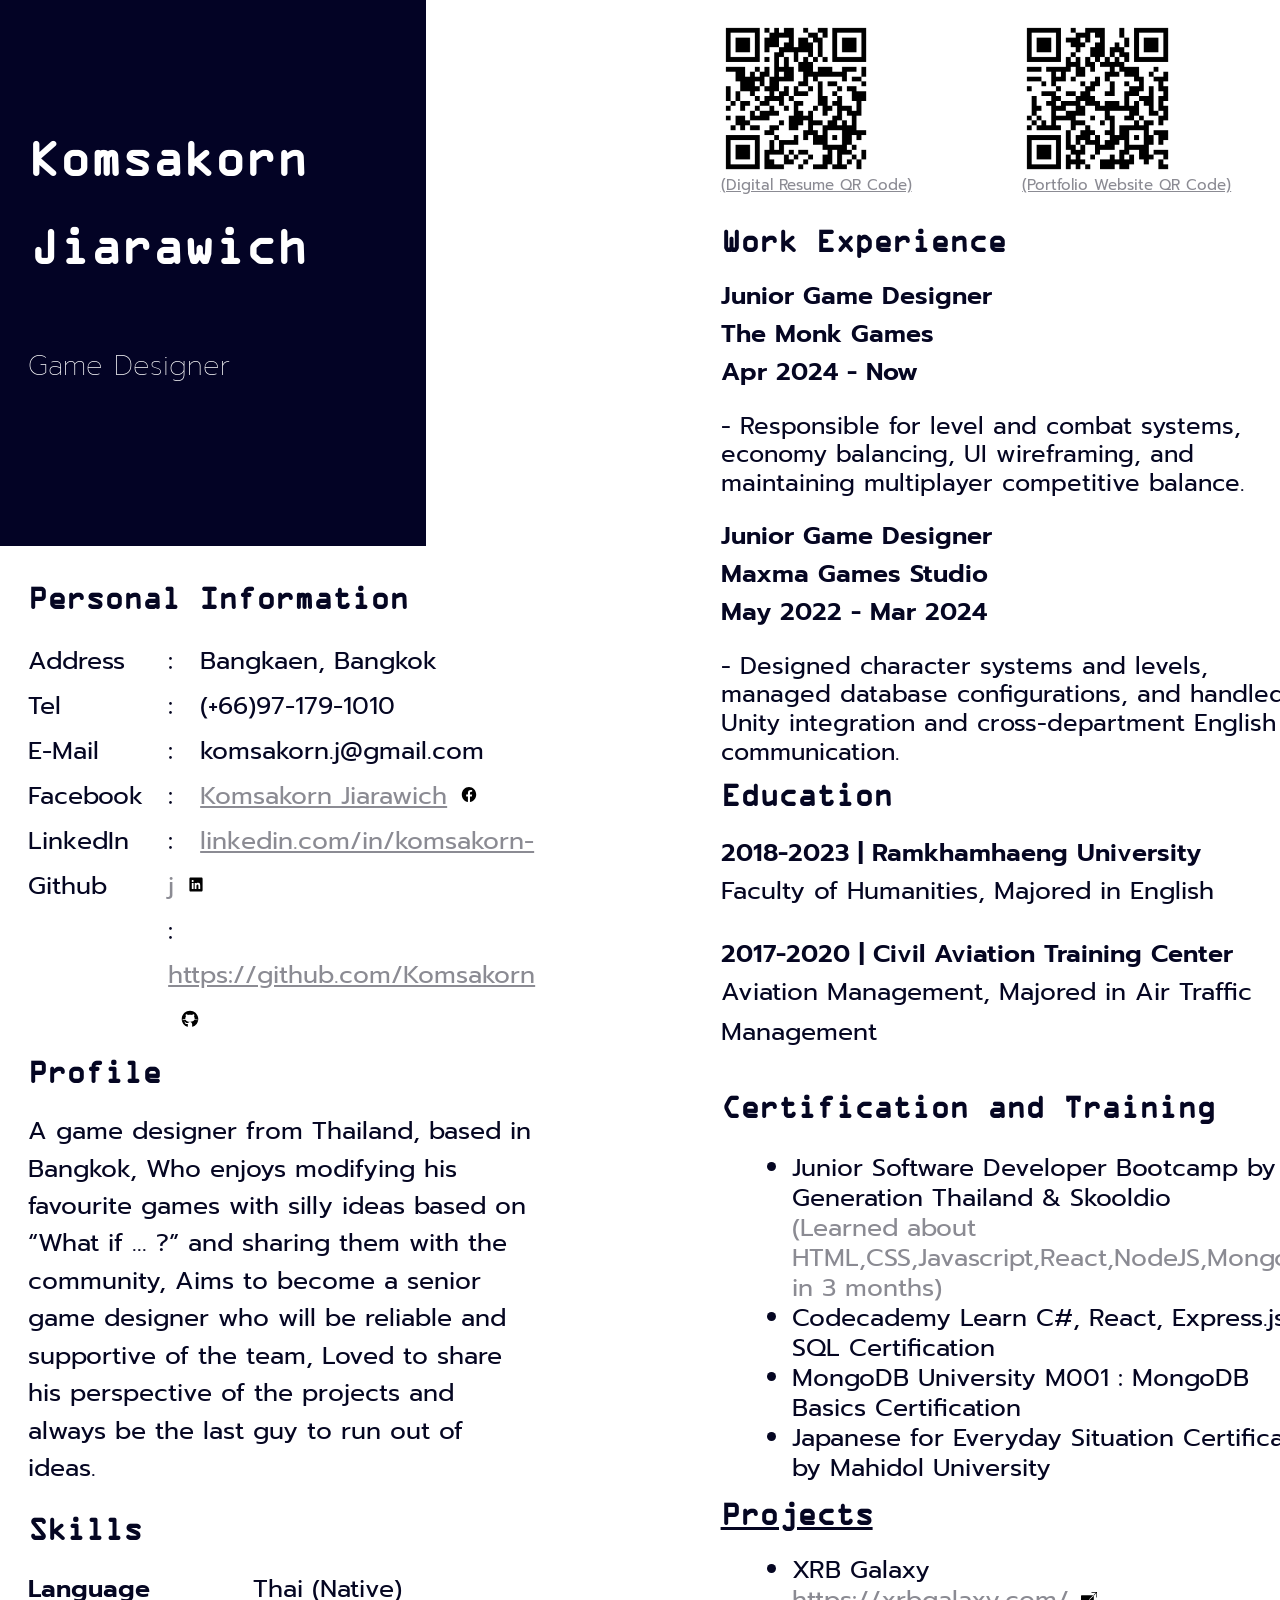
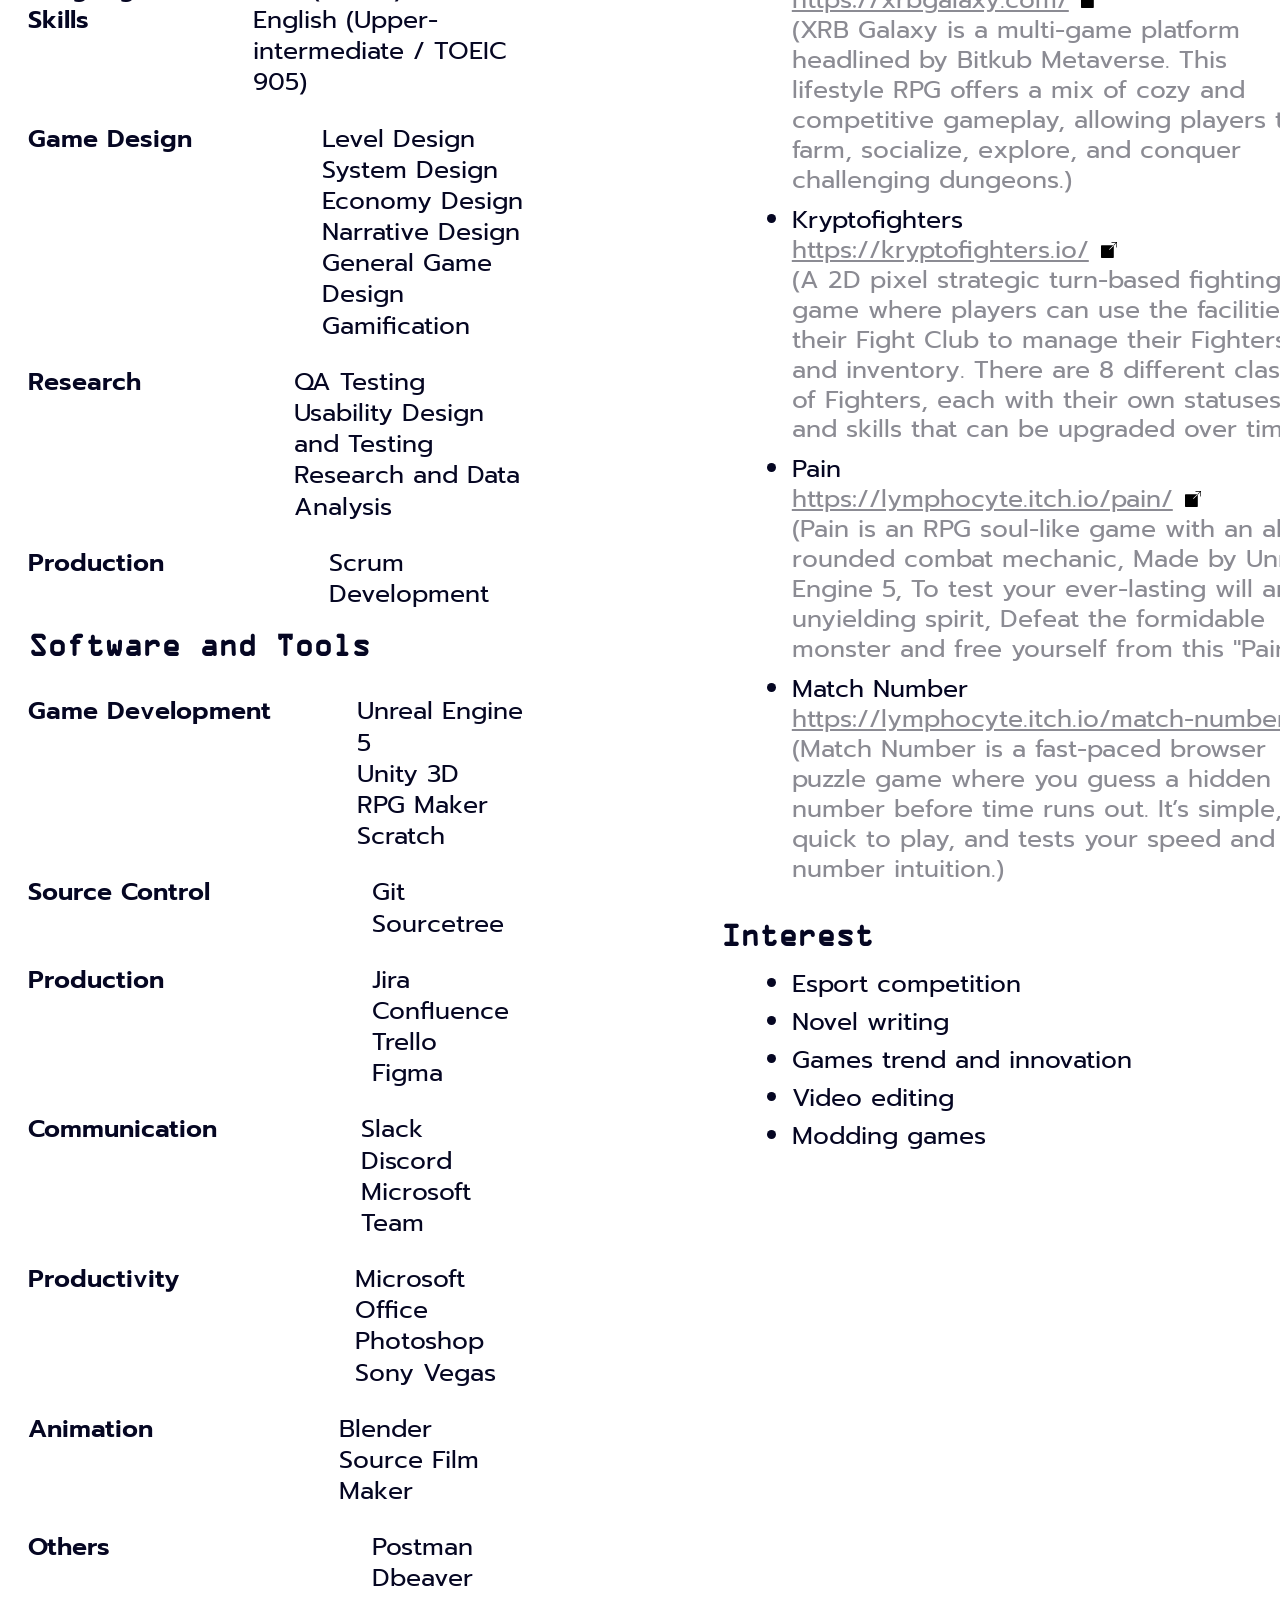
<file: index.html>
<!doctype html>
<html lang="en">
  <head>
    <meta charset="UTF-8" />
    <meta http-equiv="X-UA-Compatible" content="IE=edge" />
    <meta name="viewport" content="width=device-width, initial-scale=1.0" />
    <link rel="icon" href="./src/favicon.svg" />
    <title>Komsakorn Jiarawich's Resume</title>
    <link rel="stylesheet" href="./css/style.css" />
    <link rel="stylesheet" href="./css/main.css" />
    <link rel="stylesheet" href="./font/font.css" />
    <link rel="preconnect" href="https://fonts.googleapis.com" />
    <link rel="preconnect" href="https://fonts.gstatic.com" crossorigin />
    <link
      href="https://fonts.googleapis.com/css2?family=Prompt:ital,wght@0,100;0,200;1,200&display=swap"
      rel="stylesheet"
    />
  </head>
  <body>
    <div class="left-side">
      <div class="container-color">
        <div class="name">
          <h1>Komsakorn</h1>
          <h1>Jiarawich</h1>
        </div>
        <div class="job">
          <text>Game Designer</text>
        </div>
      </div>
      <div class="p-info">
        <text class="heading"> Personal Information</text>
        <div class="p-info-child">
          <div class="left-align">
            <div type="text">Address</div>
            <div type="text">Tel</div>
            <div type="text">E-Mail</div>
            <div type="text">Facebook</div>
            <div type="text">LinkedIn</div>
            <div type="text">Github</div>
          </div>
          <div class="right-align">
            <div type="text">: &nbsp; Bangkaen, Bangkok</div>
            <div type="text">: &nbsp; (+66)97-179-1010</div>
            <div type="text">: &nbsp; komsakorn.j@gmail.com</div>
            <div>
              : &nbsp;
              <a
                class="faded-text"
                href="https://www.facebook.com/komsakorn.jiarawich"
                >Komsakorn Jiarawich<img
                  src="./src/facebook.svg"
                  alt="facebook-icon"
                  class="app-icon"
              /></a>
            </div>
            <div>
              : &nbsp;
              <a
                class="faded-text"
                href="https://www.linkedin.com/in/komsakorn-j/"
                >linkedin.com/in/komsakorn-j<img
                  src="./src/linkedin.svg"
                  alt="linkedin-icon"
                  class="app-icon"
              /></a>
            </div>
            <div>
              : &nbsp;
              <a class="faded-text" href="https://github.com/Komsakorn"
                >https://github.com/Komsakorn<img
                  src="./src/github.svg"
                  alt="github-icon"
                  class="app-icon"
              /></a>
            </div>
          </div>
        </div>
      </div>
      <div class="profile">
        <text class="heading"> Profile </text>
        <div type="text" class="pro-paragraph">
          A game designer from Thailand, based in Bangkok, Who enjoys modifying
          his favourite games with silly ideas based on “What if … ?” and
          sharing them with the community, Aims to become a senior game designer
          who will be reliable and supportive of the team, Loved to share his
          perspective of the projects and always be the last guy to run out of
          ideas.
        </div>
      </div>
      <div class="skills">
        <text class="heading"> Skills </text>
        <div class="skill-column" id="lang-skill">
          <text class="sub-heading"> Language Skills​ </text>
          <ul class="list">
            <li>Thai (Native)</li>
            <li>English (Upper-intermediate / TOEIC 905)</li>
          </ul>
        </div>
        <div class="skill-column">
          <text class="sub-heading"> Game Design​ </text>
          <ul class="list">
            <li>Level Design</li>
            <li>System Design</li>
            <li>Economy Design</li>
            <li>Narrative Design</li>
            <li>General Game Design</li>
            <li>Gamification</li>
          </ul>
        </div>
        <div class="skill-column">
          <text class="sub-heading"> Research </text>
          <ul class="list">
            <li>QA Testing</li>
            <li>Usability Design and Testing</li>
            <li>Research and Data Analysis</li>
          </ul>
        </div>
        <div class="skill-column">
          <text class="sub-heading"> Production </text>
          <ul class="list">
            <li>Scrum Development</li>
          </ul>
        </div>
      </div>
      <div class="skills" id="software-tools">
        <text class="heading"> Software and Tools </text>
        <div class="skill-column" id="game-dev-skill">
          <text class="sub-heading"> Game Development </text>
          <ul class="list">
            <li>Unreal Engine 5</li>
            <li>Unity 3D</li>
            <li>RPG Maker</li>
            <li>Scratch</li>
          </ul>
        </div>
        <div class="skill-column">
          <text class="sub-heading"> Source Control </text>
          <ul class="list">
            <li>Git</li>
            <li>Sourcetree</li>
          </ul>
        </div>
        <div class="skill-column">
          <text class="sub-heading"> Production </text>
          <ul class="list">
            <li>Jira</li>
            <li>Confluence</li>
            <li>Trello</li>
            <li>Figma</li>
          </ul>
        </div>
        <div class="skill-column">
          <text class="sub-heading"> Communication </text>
          <ul class="list">
            <li>Slack</li>
            <li>Discord</li>
            <li>Microsoft Team</li>
          </ul>
        </div>
        <div class="skill-column">
          <text class="sub-heading"> Productivity </text>
          <ul class="list">
            <li>Microsoft Office</li>
            <li>Photoshop</li>
            <li>Sony Vegas</li>
          </ul>
        </div>
        <div class="skill-column">
          <text class="sub-heading"> Animation </text>
          <ul class="list">
            <li>Blender</li>
            <li>Source Film Maker</li>
          </ul>
        </div>
        <div class="skill-column" id="other-skill">
          <text class="sub-heading"> Others </text>
          <ul class="list">
            <li>Postman</li>
            <li>Dbeaver</li>
          </ul>
        </div>
      </div>
    </div>
    <div class="right-side">
      <div class="qr-section">
        <a
          class="faded-text"
          id="qr-text"
          href="https://komsakorn.github.io/Komsakorn/"
        >
          <text> (Digital Resume QR Code) </text>
          <img
            src="./src/cv-qr.png"
            alt="cv-qrcode"
            id="qr-pic"
            href="https://komsakorn.github.io/Komsakorn/"
          />
        </a>
        <a
          class="faded-text"
          id="qr-text"
          href="https://komsakornj.wixsite.com/portfolio"
        >
          <text>(Portfolio Website QR Code)</text>
          <img
            src="./src/portfolio-qrcode.png"
            alt="port-qrcode"
            id="qr-pic"
            href="https://komsakornj.wixsite.com/portfolio"
          />
        </a>
      </div>
      <div class="exp">
        <div id="work-exp-head">
          <text class="heading"> Work Experience</text>
        </div>
        <div class="sub-heading" id="sub-heading-exp">
          Junior Game Designer<br />
          The Monk Games <br />
          Apr 2024 - Now
        </div>
        <div class="exp-paragraph">
          - Responsible for level and combat systems, economy balancing, UI
          wireframing, and maintaining multiplayer competitive balance.
        </div>
        <div class="sub-heading" id="sub-heading-exp">
          Junior Game Designer<br />
          Maxma Games Studio<br />
          May 2022 - Mar 2024
        </div>
        <div class="exp-paragraph" id="last-exp-para">
          - Designed character systems and levels, managed database
          configurations, and handled Unity integration and cross-department
          English communication.
        </div>
      </div>
      <div class="education">
        <div><text class="heading"> Education </text></div>
        <div>
          <text class="sub-heading"> 2018-2023 | Ramkhamhaeng University</text
          ><br />
          <text class="edu-paragraph paragraph">
            Faculty of Humanities, Majored in English</text
          >
        </div>
        <div>
          <text class="sub-heading">
            2017-2020 | Civil Aviation Training Center</text
          ><br />
          <text class="edu-paragraph paragraph">
            Aviation Management, Majored in Air Traffic Management</text
          >
        </div>
      </div>
      <div class="cert-training">
        <div id="cert-heading">
          <text class="heading"> Certification and Training </text>
        </div>
        <ul class="list" id="cert-list">
          <li>
            Junior Software Developer Bootcamp by Generation Thailand & Skooldio
          </li>
          <text class="faded-text" id="generation">
            (Learned about HTML,CSS,Javascript,React,NodeJS,MongoDB in 3
            months)</text
          >
          <li>Codecademy Learn C#, React, Express.js, SQL Certification</li>
          <li>MongoDB University M001 : MongoDB Basics Certification</li>
          <li>
            Japanese for Everyday Situation Certificate by Mahidol University
          </li>
        </ul>
      </div>
      <div class="per-proj">
        <div>
          <a
            href="https://docs.google.com/presentation/d/1zH5awQnaViSFCXPrGVhq9xE3WiZyRe-I/edit?usp=sharing&ouid=105419481277751654076&rtpof=true&sd=true"
            class="heading"
            >Projects</a
          >
        </div>
        <div class="list">
          <ul>
            <div class="proj-list-child">
              <li>XRB Galaxy</li>
              <a href="https://xrbgalaxy.com/" class="faded-text"
                >https://xrbgalaxy.com/<img
                  src="./src/ext-icon.svg"
                  alt="external-link-icon"
                  class="external-link-icon"
              /></a>
              <br />
              <text class="faded-text" id="generation">
                (XRB Galaxy is a multi-game platform headlined by Bitkub
                Metaverse. This lifestyle RPG offers a mix of cozy and
                competitive gameplay, allowing players to farm, socialize,
                explore, and conquer challenging dungeons.)</text
              >
            </div>
            <div class="proj-list-child">
              <li>Kryptofighters</li>
              <a href="https://kryptofighters.io/" class="faded-text">
                https://kryptofighters.io/<img
                  src="./src/ext-icon.svg"
                  alt="external-link-icon"
                  class="external-link-icon" /></a
              ><br />
              <text class="faded-text" id="generation">
                (A 2D pixel strategic turn-based fighting game where players can
                use the facilities in their Fight Club to manage their Fighters
                and inventory. There are 8 different classes of Fighters, each
                with their own statuses and skills that can be upgraded over
                time.)</text
              >
            </div>
            <div class="proj-list-child">
              <li>Pain</li>
              <a href="https://lymphocyte.itch.io/pain" class="faded-text">
                https://lymphocyte.itch.io/pain/<img
                  src="./src/ext-icon.svg"
                  alt="external-link-icon"
                  class="external-link-icon"
              /></a>
              <br />
              <text class="faded-text" id="generation">
                (​Pain is an RPG soul-like game with an all-rounded combat
                mechanic, Made by Unreal Engine 5, To test your ever-lasting
                will and unyielding spirit, Defeat the formidable monster and
                free yourself from this "Pain".)</text
              >
            </div>
            <div class="proj-list-child">
              <li>Match Number</li>
              <a
                href="https://lymphocyte.itch.io/match-number"
                class="faded-text"
              >
                https://lymphocyte.itch.io/match-number<img
                  src="./src/ext-icon.svg"
                  alt="external-link-icon"
                  class="external-link-icon"
              /></a>
              <br />
              <text class="faded-text" id="generation">
                (Match Number is a fast-paced browser puzzle game where you
                guess a hidden number before time runs out. It’s simple, quick
                to play, and tests your speed and number intuition.)</text
              >
            </div>
          </ul>
        </div>
      </div>
      <div class="interest">
        <div class="interest-heading">
          <text class="heading"> Interest</text>
        </div>
        <div>
          <ul class="list" id="interest-list">
            <li>Esport competition</li>
            <li>Novel writing</li>
            <li>Games trend and innovation</li>
            <li>Video editing</li>
            <li>Modding games</li>
          </ul>
        </div>
      </div>
    </div>
  </body>
</html>
</file>
<file: css/style.css>
/*---- Title ----*/

body {
  display: flex;
  margin: 0px;
}
.left-side {
  display: flex;
  flex-direction: column;
  margin-left: 2em;
}
.right-side {
  display: flex;
  flex-direction: column;
  max-width: 45em;
}
.container-color {
  max-width: 23em;
  max-height: 18em;
  padding-left: 2.5em;
  padding-top: 6.125em;
  padding-bottom: 10em;
  padding-right: 1.875em;
  margin-bottom: 1.5em;
  background-color: #030325;
}
.name {
  font-family: "OCR A Extended";
  font-size: 1.6em;
  color: white;
}
.job {
  font-family: "Prompt", sans-serif;
  font-size: 1.7em;
  font-weight: 100;
  color: white;
  padding-top: 1.4em;
}
.heading {
  font-family: "OCR A Extended";
  font-size: 2em;
  color: #050622;
  padding-bottom: 0.75em;
  font-weight: 600;
}
.p-info {
  display: flex;
  flex-direction: column;
  padding-left: 2.5em;
  padding-bottom: 0.8em;
  padding-right: 1.56em;
  padding-top: 0.75em;
}
.p-info-child {
  font-family: "Prompt", sans-serif;
  font-size: 1.56em;
  line-height: 1.8em;
  color: #050622;
  display: flex;
}

.left-align {
  padding-right: 1em;
}

.profile {
  display: flex;
  flex-direction: column;
  padding-left: 2.5em;
  padding-bottom: 0.4em;
  padding-right: 1.56em;
}
.paragraph {
  max-width: 10.65em;
  line-height: 0.6em;
  font-family: "Prompt", sans-serif;
  font-size: 1.56em;
  color: #050622;
}

.pro-paragraph {
  max-width: 20em;
  line-height: 1.5em;
  font-family: "Prompt", sans-serif;
  font-size: 1.56em;
  color: #050622;
}
.skills {
  display: flex;
  flex-direction: column;
  padding-left: 2.5em;
  padding-right: 1.56em;
  padding-top: 1em;
  max-width: 40em;
  line-height: 1.25;
}
.skill-column {
  display: flex;
  padding-top: 1.56em;
}
#other-skill {
  padding-bottom: 1.5em;
}
.sub-heading {
  font-family: "Prompt", sans-serif;
  font-size: 1.56em;
  font-weight: 600;
  color: #050622;
  width: 10.92em;
}
#lang-skill {
  padding-top: 0em;
}
.list {
  font-family: "Prompt", sans-serif;
  font-size: 1.56em;
  color: #050622;
  display: flex;
  flex-direction: column;
  margin-top: 0px;
  margin-left: 1.25em;
  margin-bottom: 0px;
  list-style-type: none;
}
.skill-info {
  font-family: "Prompt", sans-serif;
  font-size: 1.56em;
  color: #050622;
  margin-left: 2.5em;
}
#game-dev-skill {
  padding-top: 0.4em;
}
.faded-text {
  font-family: "Prompt", sans-serif;
  color: #8b8b93;
}
.qr-section {
  display: flex;
  flex-direction: row;
  justify-content: flex-end;
}

#qr-text {
  font-size: 0.94em;
  display: flex;
  align-items: flex-start;
  flex-direction: column-reverse;
}

#qr-pic {
  padding-top: 1.56em;
  width: 50%;
  max-width: 25.625em;
}
.exp {
  padding-top: 1.78em;
}
div.exp > * {
  padding-bottom: 0.81em;
}
#work-exp-head {
  padding-bottom: 1.225em;
}

#sub-heading-exp {
  width: fit-content;
}

.exp-paragraph {
  max-width: 55.625em;
  line-height: 1.2;
  font-family: "Prompt", sans-serif;
  font-size: 1.5em;
  color: #050622;
}
#last-exp-para {
  padding-bottom: 0.5em;
}

.education {
  padding-bottom: 1em;
}
.edu-paragraph {
  line-height: 1.6;
}
div.education > * {
  padding-bottom: 1.41em;
}

.cert-training {
  padding-bottom: 0.94em;
}
#cert-heading {
  padding-bottom: 1.875em;
}

#cert-list {
  line-height: 1.2;
  list-style-type: disc;
}
#per-proj-heading {
  padding-bottom: 1.25em;
}
.proj-list-child {
  line-height: 1.2;
  padding-bottom: 0.4em;
}
.interest-heading {
  padding-bottom: 0.8em;
}

#interest-list {
  list-style-type: disc;
}

.external-link-icon {
  padding-left: 0.5em;
  width: 3%;
}
.app-icon {
  padding-left: 0.5em;
  width: 5%;
}
</file>
<file: css/main.css>
@media (max-width: 1200px) {
  body {
    flex-direction: column;
    flex-wrap: wrap;
  }
  .left-side {
    margin-right: 20.32em;
  }
  .right-side {
    margin-right: 2.032em;
    margin-left: 2.032em;
    padding-left: 2.5em;
    padding-right: 2.5em;
  }
  .qr {
    display: none;
  }
}
@media (min-width: 1201px) {
  body {
    justify-content: center;
    width: auto;
    height: auto;
  }
  .right-side {
    margin-left: 10.032em;
  }
  .paragraph {
    max-width: max-content;
  }
  .pro-paragraph {
    max-width: 30em;
  }
  .skills {
    max-width: max-content;
  }
}
</file>
<file: font/font.css>
@font-face {
    font-family: 'OCR A Extended';
    src: url('OCRAExtended.eot');
    src: url('OCRAExtended.eot?#iefix') format('embedded-opentype'),
        url('OCRAExtended.woff2') format('woff2'),
        url('OCRAExtended.woff') format('woff'),
        url('OCRAExtended.ttf') format('truetype'),
        url('OCRAExtended.svg#OCRAExtended') format('svg');
    font-weight: normal;
    font-style: normal;
}
</file>
